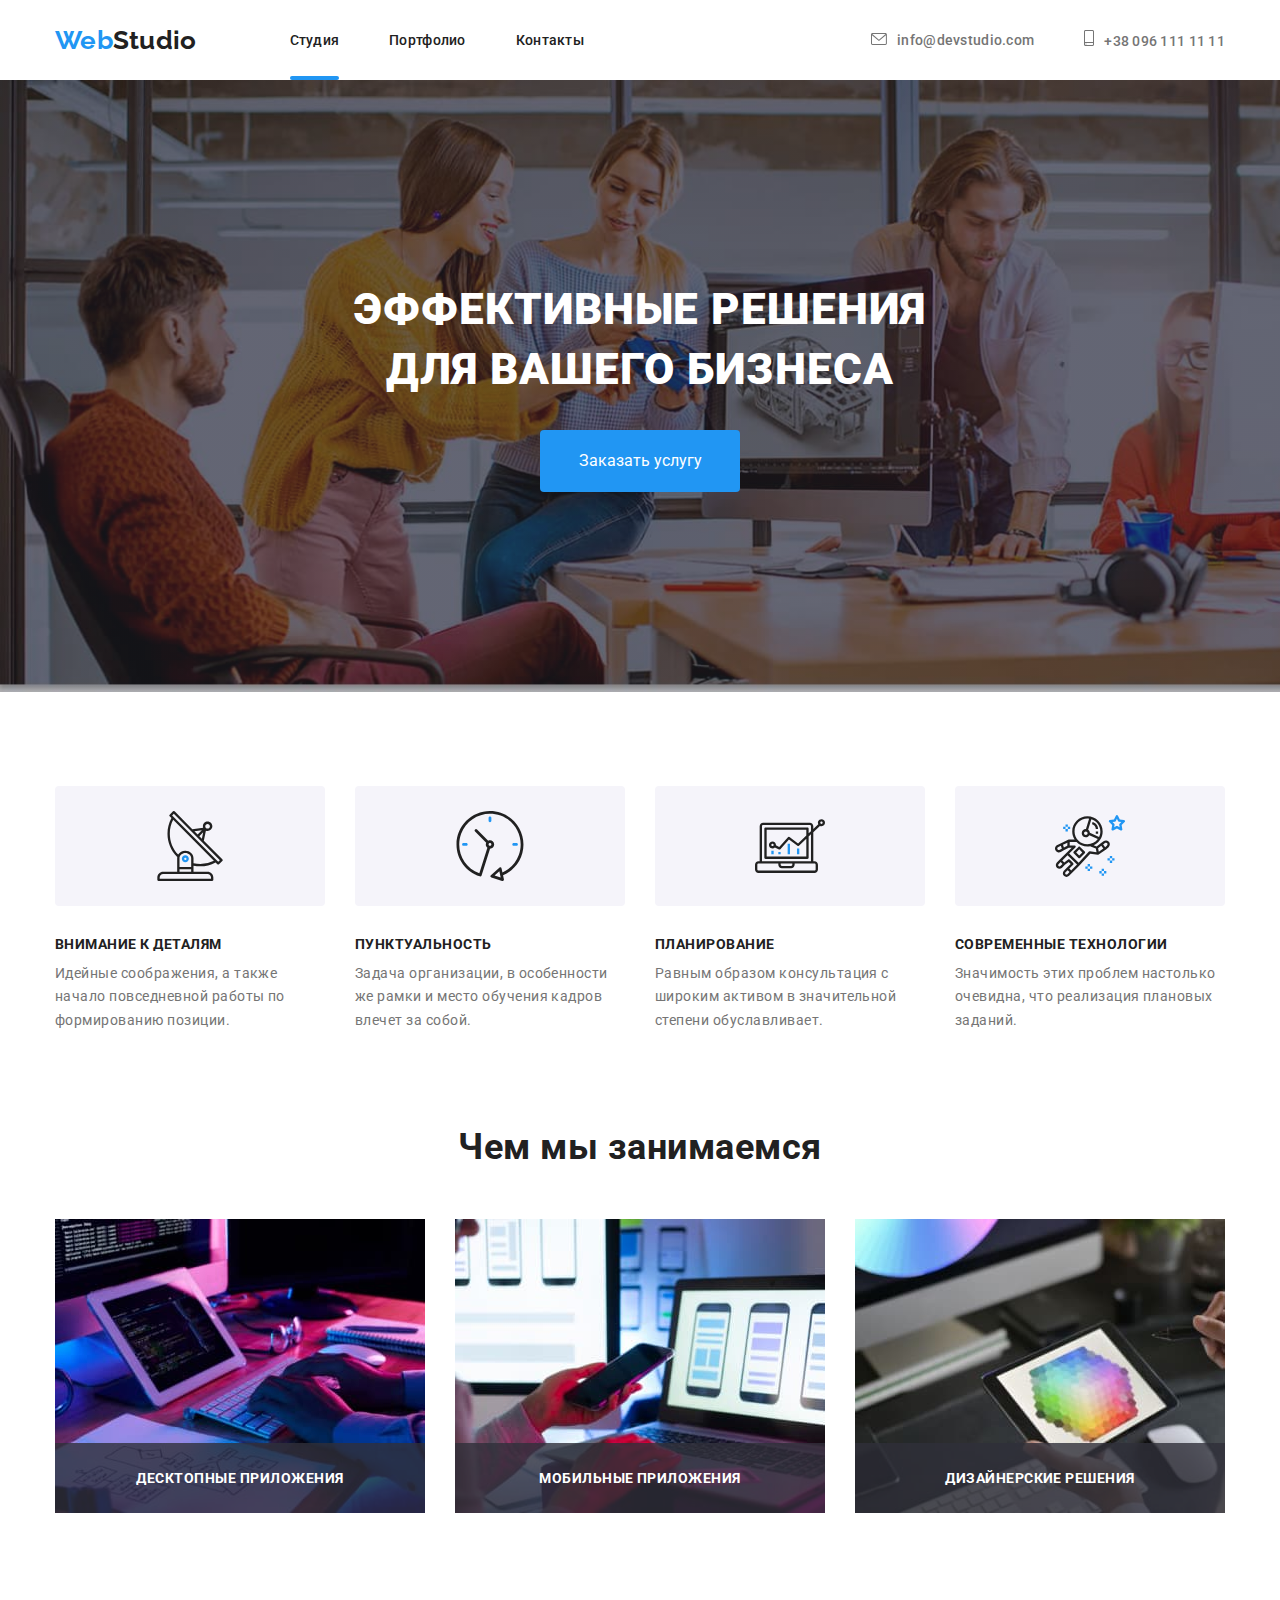
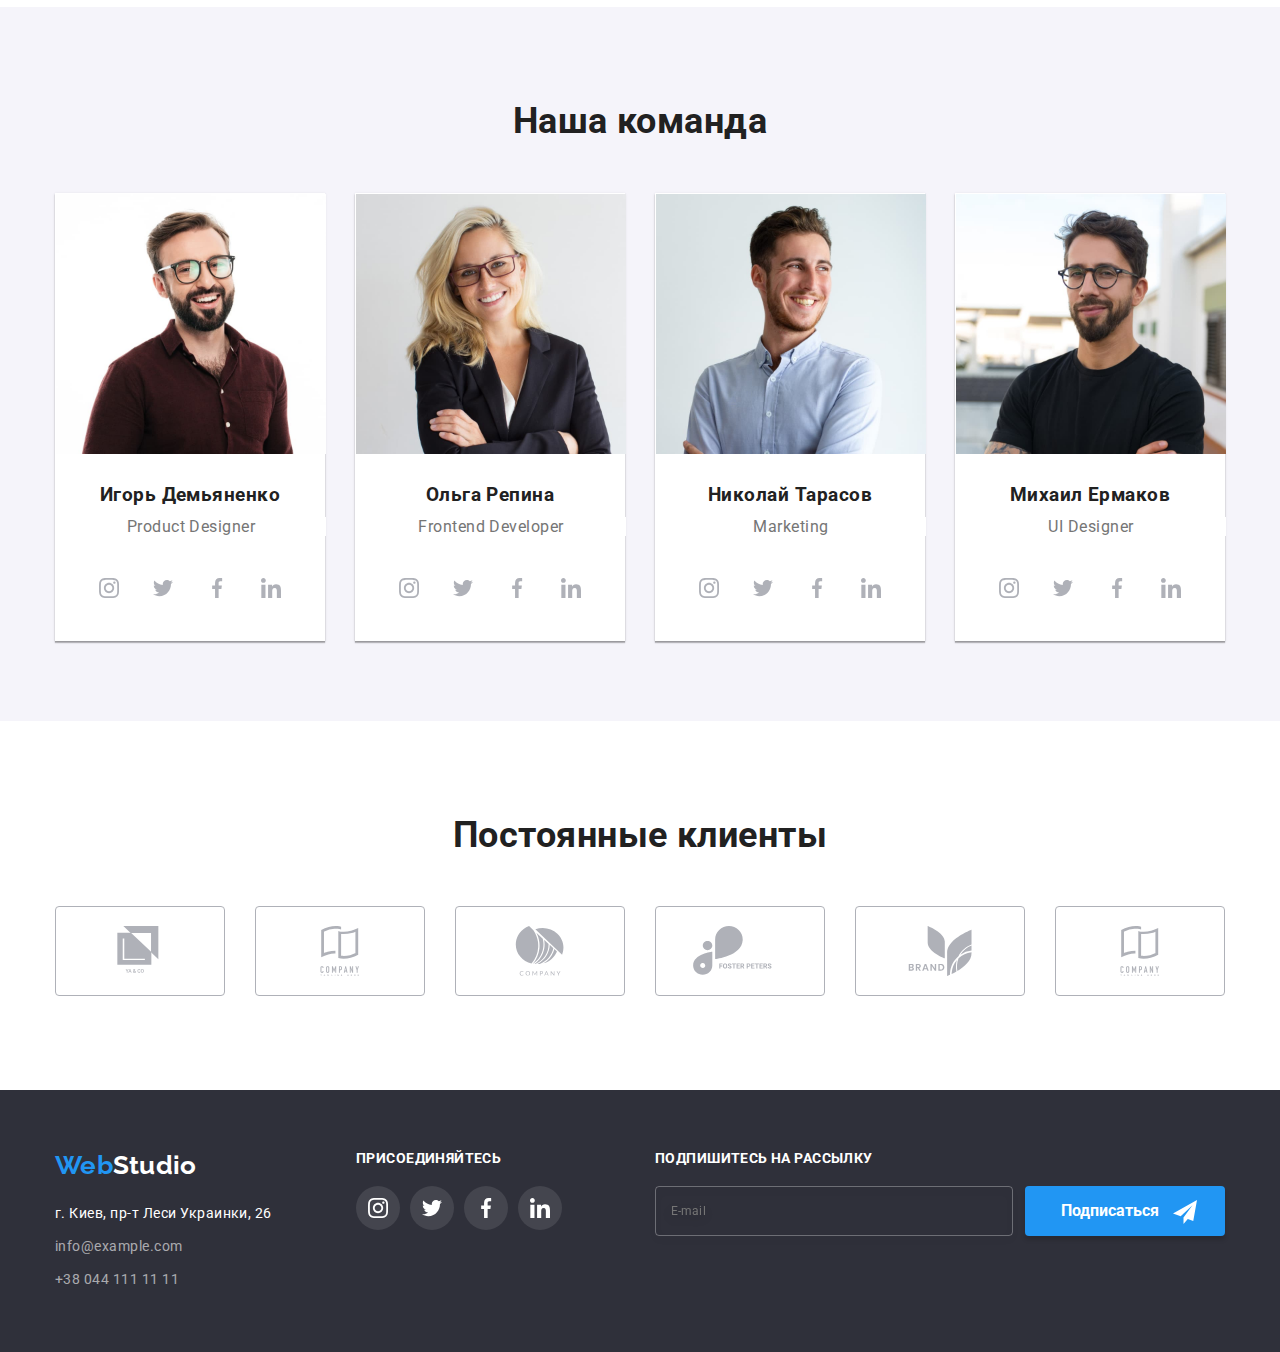
<file: index.html>
<!DOCTYPE html>
<html lang="ru">

<head>
  <meta charset="UTF-8" />
  <meta name="viewport" content="width=device-width, initial-scale=1.0" />
  <title>Главная</title>

  <link href="https://fonts.googleapis.com/css2?family=Roboto:wght@400;500;700;900&display=swap" rel="stylesheet">
  <link href="https://fonts.googleapis.com/css2?family=Raleway:wght@700&display=swap" rel="stylesheet">

  <link rel="stylesheet"
    href="https://cdnjs.cloudflare.com/ajax/libs/modern-normalize/1.0.0/modern-normalize.min.css" />
  <link rel="stylesheet" href="./css/styles.min.css">
</head>

<body>
  <header class="header">
    <div class="container main-nav">
      <nav>
        <ul class="site-nav list">
          <li><a href="./index.html" class="link item"><span class="logo">Web</span><span
                class="logo black-logo">Studio</span></a></li>
          <li class="item"><a href="#Studio" class="link head-link head-link current">Студия</a></li>
          <li class="item"><a href="./Studio.html" class="link head-link">Портфолио</a></li>
          <li class="item"><a href="#Team" class="link head-link">Контакты</a></li>
        </ul>
      </nav>
      <ul class="contacts-nav list">
        <li class="item">
          <a href="mailto:info@devstudio.com" class="link address-link">
            <svg class="svg-envelope">
              <use href="./images/icons/sprite.svg#envelope ">
              </use>
            </svg>info@devstudio.com</a>
        </li>
        <li class="item">
          <a href="tel:+380961111111" class="link address-link">
            <svg class="svg-telephone">
              <use href="./images/icons/sprite.svg#smartphone ">
              </use>
            </svg>+38 096 111 11 11</a>
        </li>
      </ul>
    </div>
  </header>
  <main>

    <!--Герой-->
    <section class="hero hero-bg">
      <h1 class="hero-title">Эффективные решения <br> для вашего бизнеса </h1>
      <button class="btn" data-modal-open>Заказать услугу</button>
    </section>

    <!-- Преимущества -->
    <section id="Studio" class="section ">
      <div class="container ">
        <h2 hidden>Студия</h2>
        <ul class="feature-list list">
          <li class="item">
            <div class="feature-box">
              <svg class="feature-svg">
                <use href="./images/icons/sprite.svg#antenna ">
                </use>
              </svg>
            </div>
            <h3 class="title">Внимание к деталям</h3>
            <p class="description">
              Идейные соображения, а также начало повседневной работы по
              формированию позиции.
            </p>
          </li>
          <li class="item">
            <div class="feature-box">
              <svg class="feature-svg">
                <use href="./images/icons/sprite.svg#clock ">
                </use>
              </svg>
            </div>
            <h3 class="title">Пунктуальность</h3>
            <p class="description">
              Задача организации, в особенности же рамки и место обучения кадров
              влечет за собой.
            </p>
          </li>
          <li class="item">
            <div class="feature-box">
              <svg class="feature-svg">
                <use href="./images/icons/sprite.svg#diagram ">
                </use>
              </svg>
            </div>
            <h3 class="title">Планирование</h3>
            <p class="description">
              Равным образом консультация с широким активом в значительной
              степени обуславливает.
            </p>
          </li>
          <li class="item">
            <div class="feature-box">
              <svg class="feature-svg">
                <use href="./images/icons/sprite.svg#astronaut ">
                </use>
              </svg>
            </div>
            <h3 class="title">Современные технологии</h3>
            <p class="description">
              Значимость этих проблем настолько очевидна, что реализация
              плановых заданий.
            </p>
          </li>
        </ul>
      </div>
    </section>

    <!--Секция о нас-->
    <section id="Portfolio" class="section bottom-padding">
      <div class="container">
        <h2 class="section-title">Чем мы занимаемся</h2>
        <ul class="portfolio list">
          <li class="item">
            <div class="thumb">
              <img src="./images/services/img-1.jpg" width="370" height="294" alt="Разметка" />
              <p class="label">Десктопные приложения</p>
            </div>
          </li>
          <li class="item">
            <div class="thumb">
              <img src="./images/services/img-2.jpg" width="370" height="294" alt="Дизайн" />
              <p class="label">Мобильные приложения</p>
            </div>
          </li>
          <li class="item">
            <div class="thumb">
              <img src="./images/services/img-3.jpg" width="370" height="294" alt="Подбор цвета" />
              <p class="label">Дизайнерские решения</p>
            </div>
          </li>
        </ul>
      </div>
    </section>

    <!--Секция наша команда-->
    <section id="Team" class="background-team team">
      <div class="container">
        <h2 class="section-title">Наша команда</h2>
        <ul class="team-padding list">
          <li class="team-item">
            <img src="./images/team/img-1.jpg" width="270" height="260" alt="" />
            <h3 class="team-name">Игорь Демьяненко</h3>
            <p class="description">Product Designer</p>
            <ul class="list social-icons">
              <li class="social-icons-item">
                <a class="social-icons-link" href="" target="_blank" rel="noopener noreferer" aria-label="Instagram">
                  <svg class="social-icons-svg">
                    <use href="./images/icons/sprite.svg#instagram"></use>
                  </svg></a>
              </li>
              <li class="social-icons-item">
                <a class="social-icons-link" href="" target="_blank" rel="noopener noreferer" aria-label="Twitter">
                  <svg class="social-icons-svg">
                    <use href="./images/icons/sprite.svg#twitter"></use>
                  </svg></a>
              </li>
              <li class="social-icons-item">
                <a class="social-icons-link" href="" target="_blank" rel="noopener noreferer" aria-label="facebook">
                  <svg class="social-icons-svg">
                    <use href="./images/icons/sprite.svg#facebook"></use>
                  </svg></a>
              </li>
              <li class="social-icons-item">
                <a class="social-icons-link" href="" target="_blank" rel="noopener noreferer" aria-label="Linkedin">
                  <svg class="social-icons-svg">
                    <use href="./images/icons/sprite.svg#linkedin"></use>
                  </svg></a>
              </li>
            </ul>
          </li>
          <li class="team-item">
            <img src="./images/team/img-2.jpg" width="270" height="260" alt="" />
            <h3 class="team-name">Ольга Репина</h3>
            <p class="description">Frontend Developer</p>
            <ul class="list social-icons">
              <li class="social-icons-item">
                <a class="social-icons-link" href="" target="_blank" rel="noopener noreferer" aria-label="Instagram">
                  <svg class="social-icons-svg">
                    <use href="./images/icons/sprite.svg#instagram"></use>
                  </svg></a>
              </li>
              <li class="social-icons-item">
                <a class="social-icons-link" href="" target="_blank" rel="noopener noreferer" aria-label="Twitter">
                  <svg class="social-icons-svg">
                    <use href="./images/icons/sprite.svg#twitter"></use>
                  </svg></a>
              </li>
              <li class="social-icons-item">
                <a class="social-icons-link" href="" target="_blank" rel="noopener noreferer" aria-label="facebook">
                  <svg class="social-icons-svg">
                    <use href="./images/icons/sprite.svg#facebook"></use>
                  </svg></a>
              </li>
              <li class="social-icons-item">
                <a class="social-icons-link" href="" target="_blank" rel="noopener noreferer" aria-label="Linkedin">
                  <svg class="social-icons-svg">
                    <use href="./images/icons/sprite.svg#linkedin"></use>
                  </svg></a>
              </li>
            </ul>
          </li>
          <li class="team-item">
            <img src="./images/team/img-3.jpg" width="270" height="260" alt="" />
            <h3 class="team-name">Николай Тарасов</h3>
            <p class="description">Marketing</p>
            <ul class="list social-icons">
              <li class="social-icons-item">
                <a class="social-icons-link" href="" target="_blank" rel="noopener noreferer" aria-label="Instagram">
                  <svg class="social-icons-svg">
                    <use href="./images/icons/sprite.svg#instagram"></use>
                  </svg></a>
              </li>
              <li class="social-icons-item">
                <a class="social-icons-link" href="" target="_blank" rel="noopener noreferer" aria-label="Twitter">
                  <svg class="social-icons-svg">
                    <use href="./images/icons/sprite.svg#twitter"></use>
                  </svg></a>
              </li>
              <li class="social-icons-item">
                <a class="social-icons-link" href="" target="_blank" rel="noopener noreferer" aria-label="facebook">
                  <svg class="social-icons-svg">
                    <use href="./images/icons/sprite.svg#facebook"></use>
                  </svg></a>
              </li>
              <li class="social-icons-item">
                <a class="social-icons-link" href="" target="_blank" rel="noopener noreferer" aria-label="Linkedin">
                  <svg class="social-icons-svg">
                    <use href="./images/icons/sprite.svg#linkedin"></use>
                  </svg></a>
              </li>
            </ul>
          </li>
          <li class="team-item">
            <img src="./images/team/img-4.jpg" width="270" height="260" alt="" />
            <h3 class="team-name">Михаил Ермаков</h3>
            <p class="description">UI Designer</p>
            <ul class="list social-icons">
              <li class="social-icons-item">
                <a class="social-icons-link" href="" target="_blank" rel="noopener noreferer" aria-label="Instagram">
                  <svg class="social-icons-svg">
                    <use href="./images/icons/sprite.svg#instagram"></use>
                  </svg></a>
              </li>
              <li class="social-icons-item">
                <a class="social-icons-link" href="" target="_blank" rel="noopener noreferer" aria-label="Twitter">
                  <svg class="social-icons-svg">
                    <use href="./images/icons/sprite.svg#twitter"></use>
                  </svg></a>
              </li>
              <li class="social-icons-item">
                <a class="social-icons-link" href="" target="_blank" rel="noopener noreferer" aria-label="facebook">
                  <svg class="social-icons-svg">
                    <use href="./images/icons/sprite.svg#facebook"></use>
                  </svg></a>
              </li>
              <li class="social-icons-item">
                <a class="social-icons-link" href="" target="_blank" rel="noopener noreferer" aria-label="Linkedin">
                  <svg class="social-icons-svg">
                    <use href="./images/icons/sprite.svg#linkedin"></use>
                  </svg></a>
              </li>
            </ul>
          </li>
        </ul>
      </div>
    </section>

    <!-- Постоянные клиенты -->
    <section class="section">
      <div class="container">
        <h2 class="section-title">Постоянные клиенты</h2>
        <ul class="list clients">
          <li class="item">
            <div class="clients-box"><svg class="clients-svg">
                <use href="./images/icons/sprite.svg#yanco"> </use>
              </svg>
            </div>
          </li>
          <li class="item">
            <div class="clients-box"><svg class="clients-svg">
                <use href="./images/icons/sprite.svg#tagline"> </use>
              </svg></div>
          </li>
          <li class="item">
            <div class="clients-box"><svg class="clients-svg">
                <use href="./images/icons/sprite.svg#company"> </use>
              </svg></div>
          </li>
          <li class="item">
            <div class="clients-box"><svg class="clients-svg">
                <use href="./images/icons/sprite.svg#foster"> </use>
              </svg></div>
          </li>
          <li class="item">
            <div class="clients-box"><svg class="clients-svg">
                <use href="./images/icons/sprite.svg#brand"> </use>
              </svg>
            </div>
          </li>
          <li class="item">
            <div class="clients-box"><svg class="clients-svg">
                <use href="./images/icons/sprite.svg#tagline"> </use>
              </svg>
            </div>
          </li>
        </ul>
      </div>
    </section>
  </main>
  <!--Секция подвал-->
  <footer class="footer padding-footer">
    <div class="container flex-footer">
      <div class="addresses">
        <a href="./index.html" class="link item"> <span class="logo">Web</span><span
            class="logo white-logo">Studio</span></a>
        <address>
          <ul class="footer-address list">
            <li class="item">
              <a href="https://goo.gl/maps/mCpDXbgMNV3ADm6YA" class="footer footer-address" target="blank"
                rel="noopener noreferer">
                г. Киев, пр-т Леси Украинки, 26</a>
            </li>
            <li class="item"><a href="mailto:info@example.com" class="footer footer-contacts">info@example.com</a></li>
            <li class="item"><a href="tel:+380441111111" class="footer footer-contacts  ">+38 044 111 11
                11</a></li>
          </ul>
        </address>
      </div>
      <div class="join-us">
        <h3 class="join-section">Присоединяйтесь</h3>
        <ul class="list social-icons">
          <li class="social-icons-item">
            <a class="social-icons-link-footer" href="" target="_blank" rel="noopener noreferer" aria-label="Instagram">
              <svg class="social-icons-svg-footer">
                <use href="./images/icons/sprite.svg#instagram"></use>
              </svg></a>
          </li>
          <li class="social-icons-item">
            <a class="social-icons-link-footer" href="" target="_blank" rel="noopener noreferer" aria-label="Twitter">
              <svg class="social-icons-svg-footer">
                <use href="./images/icons/sprite.svg#twitter"></use>
              </svg></a>
          </li>
          <li class="social-icons-item">
            <a class="social-icons-link-footer" href="" target="_blank" rel="noopener noreferer" aria-label="facebook">
              <svg class="social-icons-svg-footer">
                <use href="./images/icons/sprite.svg#facebook"></use>
              </svg></a>
          </li>
          <li class="social-icons-item">
            <a class="social-icons-link-footer" href="" target="_blank" rel="noopener noreferer" aria-label="Linkedin">
              <svg class="social-icons-svg-footer">
                <use href="./images/icons/sprite.svg#linkedin"></use>
              </svg>
            </a>
          </li>
        </ul>
      </div>

      <div class="subscription">
        <h3 class="join-section">Подпишитесь на рассылку</h3>
        <form class="subscription-form">
          <input class="mail-subscription" type="mail" placeholder="E-mail">

          <div class="sub-btn-svg">
            <button class="btn-subscription"> <span class="btn-sub-span">Подписаться</span>
            </button>
            <img class="svg-btn" src="./images/modal/subscribe.svg" width="24px" height="24px" alt="">
          </div>
        </form>
      </div>
    </div>

  </footer>

  <!-- Модальное окно -->
  <div class="backdrop is-hidden" data-modal>
    <div class="modal">
      <form class="request-form">
        <h3 class="modal-info">Оставьте свои данные, мы вам перезвоним</h3>

        <label for="name" class="label-name">Имя</label>
        <div class="form-svg">
          <input class="input-form" name="name" type="text" autocomplete="off">
          <svg class="svg-icon">
            <use href="./images/modal/sprite-modal.svg#name"></use>
          </svg>
        </div>

        <label for="tel" class="label-name" autocomplete="off">Телефон</label>
        <div class="form-svg">
          <input class="input-form" name="tel" type="tel">
          <svg class="svg-icon">
            <use href="./images/modal/sprite-modal.svg#tel"></use>
          </svg>
        </div>


        <label for="mail" class="label-name" autocomplete="off">Почта</label>
        <div class="form-svg">
          <input class="input-form" name="mail" type="email">
          <svg class="svg-icon">
            <use href="./images/modal/sprite-modal.svg#mail"></use>
          </svg>
        </div>

        <label for="comment" class="label-name" autocomplete="off">Комментарий</label>
        <div><textarea name="comment" class="form_comment" placeholder="Введите текст"></textarea>
        </div>

        <label class="acceptation-form">
          <input class="checkbox" type="checkbox" name="accept" />
          <span class="icon"></span>
          <span class="label-accept">Соглашаюсь с рассылкой и принимаю
            <a href="" class="accept-span">Условия договора</a>
          </span>
        </label>

        <div class="btn-div">
          <button class=" btn-modal" type="submit">Отправить</button>
        </div>
      </form>

      <button class="close-modal" data-modal-close>
        <img class="svg-modal" src="./images/icons/close-button.svg" alt=""></button>
    </div>
  </div>
  <script src="./js/modal.js">
  </script>
</body>

</html>
</file>
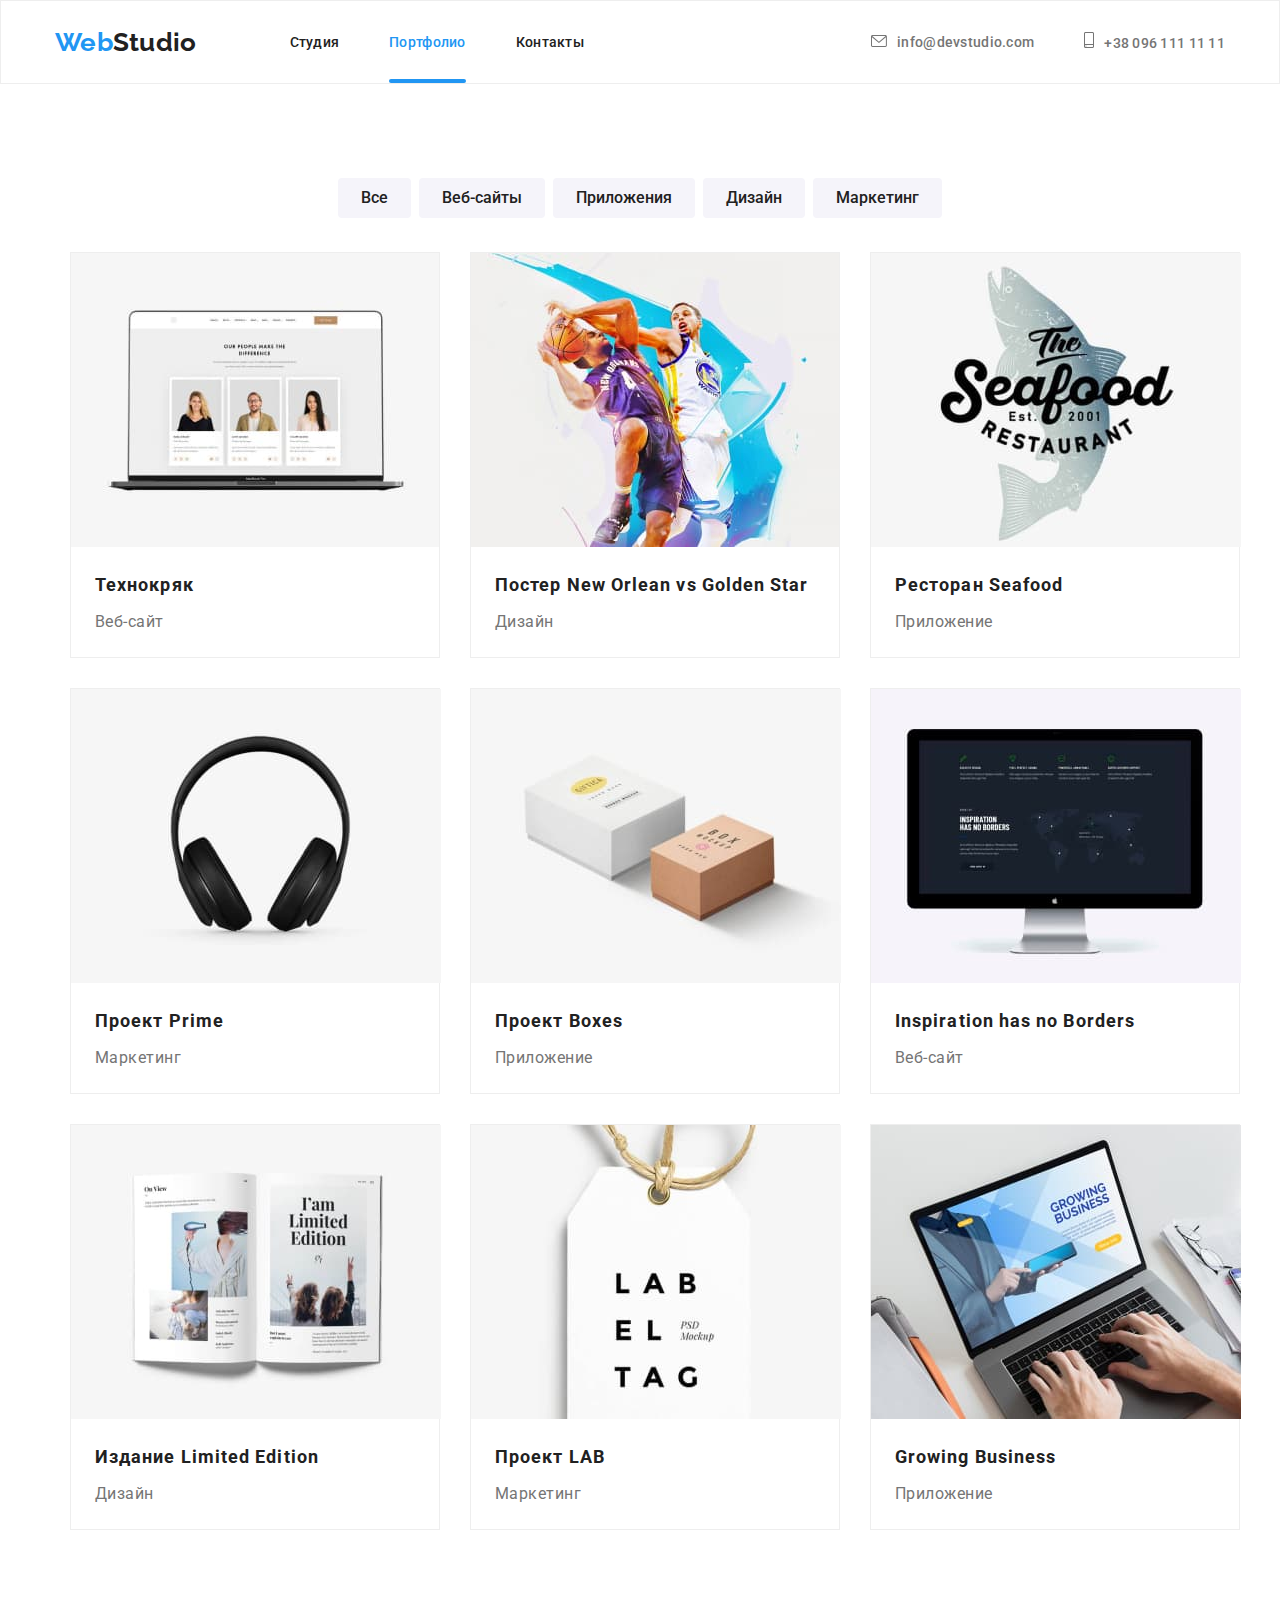
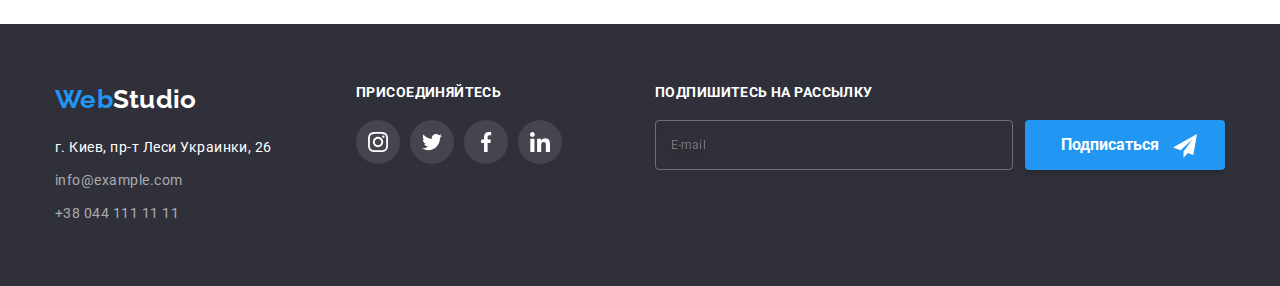
<file: Studio.html>
<!DOCTYPE html>
<html lang="en">

<head>
    <meta charset="UTF-8">
    <meta name="viewport" content="width=device-width, initial-scale=1.0">
    <title>Studio</title>
    <link href="https://fonts.googleapis.com/css2?family=Roboto:wght@400;500;700;900&display=swap" rel="stylesheet">
    <link href="https://fonts.googleapis.com/css2?family=Raleway:wght@700&display=swap" rel="stylesheet">
    <link rel="stylesheet"
        href="https://cdnjs.cloudflare.com/ajax/libs/modern-normalize/1.0.0/modern-normalize.min.css" />
    <link rel="stylesheet" href="./css/styles-studio.min.css">
</head>

<body>
    <header class="header-studio">
        <div class="container main-nav">
            <nav>
                <ul class="site-nav list">
                    <li><a href="./index.html" class="link item"><span class="logo">Web</span><span
                                class="logo black-logo">Studio</span></a>
                    </li>
                    <li class="item"><a href="./index.html" class="link link-primary">Студия</a></li>
                    <li class="item"><a href="" class="link link-secondary">Портфолио</a></li>
                    <li class="item"><a href="" class="link link-primary">Контакты</a></li>
                </ul>
            </nav>
            <ul class="contacts-nav list">
                <li class="item">
                    <a href="mailto:info@devstudio.com" class="link address-link">
                        <svg class="link svg-envelope">
                            <use href="./images/icons/sprite.svg#envelope ">
                            </use>
                        </svg>info@devstudio.com</a>
                </li>
                <li class="item">
                    <a href="tel:+380961111111" class="link address-link">
                        <svg class="svg-telephone">
                            <use href="./images/icons/sprite.svg#smartphone ">
                            </use>
                        </svg>+38 096 111 11 11</a>
                </li>
            </ul>
        </div>
    </header>

    <section class="services">
        <h1 class="visually-hidden">Портфолио</h1>
        <div class="container">
            <ul class="list options">
                <li class="item"><a href=""></a><button class="options-button">Все</button></li>
                <li class="item"><a href=""></a><button class="options-button">Веб-cайты</button></li>
                <li class="item"><a href=""></a><button class="options-button">Приложения</button></li>
                <li class="item"><a href=""></a><button class="options-button">Дизайн</button></li>
                <li class="item"><a href=""></a><button class="options-button">Маркетинг</button></li>
            </ul>
            <h2 class="visually-hidden">Примеры работ</h2>
            <div class="container">
                <ul class="flex-container list">

                    <li class="flex-element">
                        <div class="product-thumb">
                            <img src="./images-studio/tehnokryak.jpg" alt="Технокряк" width="370">
                            <div class="product-overlay">
                                <p class="product-info">Технокряк это современная площадка распространения
                                    коронавируса. Компании используют
                                    эту платформу для цифрового шпионажа и атак на на защищенные сервера
                                    конкурентов.
                                </p>
                            </div>
                        </div>
                        <div class="description">
                            <h3 class="item-title">Технокряк</h3>
                            <p class="item-description">Веб-сайт</p>

                        </div>
                    </li>
                    <li class="flex-element">
                        <div class="product-thumb">
                            <img src="./images-studio/poster-new-orlean.jpg" alt="Постер New Orlean vs Golden Star"
                                width="370">
                            <div class="product-overlay">
                                <p class="product-info">Технокряк это современная площадка распространения
                                    коронавируса. Компании используют
                                    эту платформу для цифрового шпионажа и атак на на защищенные сервера
                                    конкурентов.
                                </p>
                            </div>
                        </div>
                        <div class="description">
                            <h3 class="item-title">Постер New Orlean vs Golden Star</h3>
                            <p class="item-description">Дизайн</p>
                        </div>
                    </li>
                    <li class="flex-element">
                        <img src="./images-studio/restaurant-sea-food.jpg" alt="Ресторан Seafood" width="370">
                        <div class="description">
                            <h3 class="item-title">Ресторан Seafood</h3>
                            <p class="item-description">Приложение</p>
                        </div>
                    </li>
                    <li class="flex-element">
                        <img src="./images-studio/project-prime.jpg" alt="Проект Prime" width="370">
                        <div class="description">
                            <h3 class="item-title">Проект Prime</h3>
                            <p class="item-description">Маркетинг</p>
                        </div>
                    </li>
                    <li class="flex-element">
                        <img src="./images-studio/project-boxes.jpg" alt="Проект Boxes" width="370">
                        <div class="description">
                            <h3 class="item-title">Проект Boxes</h3>
                            <p class="item-description">Приложение</p>
                        </div>
                    </li>
                    <li class="flex-element">
                        <img src="./images-studio/inspiration-has-no-borders.jpg" alt="Inspiration has no Borders"
                            width="370">
                        <div class="description">
                            <h3 class="item-title">Inspiration has no Borders</h3>
                            <p class="item-description">Веб-сайт</p>
                        </div>
                    </li>
                    <li class="flex-element">
                        <img src="./images-studio/limited-edition.jpg" alt="Издание Limited Edition" width="370">
                        <div class="description">
                            <h3 class="item-title">Издание Limited Edition</h3>
                            <p class="item-description">Дизайн</p>
                        </div>
                    </li>
                    <li class="flex-element">
                        <img src="./images-studio/project-lab.jpg" alt="Проект LAB" width="370">
                        <div class="description">
                            <h3 class="item-title">Проект LAB</h3>
                            <p class="item-description">Маркетинг</p>
                        </div>
                    </li>
                    <li class="flex-element">
                        <img src="./images-studio/growing-business.jpg" alt="Growing Business" width="370">
                        <div class="description">
                            <h3 class="item-title">Growing Business</h3>
                            <p class="item-description">Приложение</p>
                        </div>
                    </li>
                </ul>
            </div>
        </div>
    </section>

    <!--Секция подвал-->
    <footer class="div-footer footer">
        <div class="container flex-footer">
            <div class="addresses">
                <a href="./index.html" class="link"> <span class="logo">Web</span><span
                        class="logo white-logo">Studio</span></a>
                <address>
                    <ul class="footer-address list">
                        <li class="item">
                            <a href="https://goo.gl/maps/mCpDXbgMNV3ADm6YA" class="footer footer-address" target="blank"
                                rel="noopener noreferer">
                                г. Киев, пр-т Леси Украинки, 26</a>
                        </li>
                        <li class="item"><a href="mailto:info@example.com"
                                class="footer footer-contacts">info@example.com</a>
                        </li>
                        <li class="item"><a href="tel:+380441111111" class="footer footer-contacts  ">+38 044 111 11
                                11</a></li>
                    </ul>
                </address>
            </div>

            <div class="join-us">
                <h3 class="join-section">Присоединяйтесь</h3>
                <ul class="list social-icons">
                    <li class="social-icons-item">
                        <a class="social-icons-link-footer" href="" target="_blank" rel="noopener noreferer"
                            aria-label="Instagram">
                            <svg class="social-icons-svg-footer">
                                <use href="./images/icons/sprite.svg#instagram"></use>
                            </svg></a>
                    </li>
                    <li class="social-icons-item">
                        <a class="social-icons-link-footer" href="" target="_blank" rel="noopener noreferer"
                            aria-label="Twitter">
                            <svg class="social-icons-svg-footer">
                                <use href="./images/icons/sprite.svg#twitter"></use>
                            </svg></a>
                    </li>
                    <li class="social-icons-item">
                        <a class="social-icons-link-footer" href="" target="_blank" rel="noopener noreferer"
                            aria-label="facebook">
                            <svg class="social-icons-svg-footer">
                                <use href="./images/icons/sprite.svg#facebook"></use>
                            </svg></a>
                    </li>
                    <li class="social-icons-item">
                        <a class="social-icons-link-footer" href="" target="_blank" rel="noopener noreferer"
                            aria-label="Linkedin">
                            <svg class="social-icons-svg-footer">
                                <use href="./images/icons/sprite.svg#linkedin"></use>
                            </svg></a>
                    </li>
                </ul>
            </div>
            <div class="subscription">
                <h3 class="join-section">Подпишитесь на рассылку</h3>
                <form class="subscription-form">
                    <input class="mail-subscription" type="mail" placeholder="E-mail">

                    <div class="sub-btn-svg">
                        <button class="btn-subscription"> <span class="btn-sub-span">Подписаться</span>
                        </button>
                        <img class="svg-btn" src="./images/modal/subscribe.svg" width="24px" height="24px" alt="">
                    </div>
                </form>
            </div>
        </div>
    </footer>
</body>

</html>
</file>
<file: css/styles.min.css>
html{-webkit-box-sizing:border-box;box-sizing:border-box}*,*::before,*::after{-webkit-box-sizing:inherit;box-sizing:inherit}h1,h2,h3,h4,h5,h6,ul,p,li,a{margin:0;padding:0}body{font-family:Roboto;font-style:normal;font-weight:normal;letter-spacing:0.03em;color:#212121}img{display:block}.list{list-style:none;padding:0;margin:0}.container{margin-left:auto;margin-right:auto;width:1200px;padding-left:15px;padding-right:15px}.link{font-weight:500;font-size:14px;line-height:1.142;letter-spacing:0.02em;text-decoration:none;-webkit-transition:fill 250ms cubic-bezier(0.4, 0, 0.2, 1);transition:fill 250ms cubic-bezier(0.4, 0, 0.2, 1)}.section{padding-top:94px}.section-title{font-weight:700;font-size:36px;line-height:1.166;text-align:center;color:#212121;margin-bottom:50px}.title{font-weight:700;font-size:14px;line-height:1.143;text-transform:uppercase;color:#212121;padding-bottom:10px}.bottom-padding{padding-bottom:94px}.addresses{width:231px}.visually-hidden{position:absolute !important;clip:rect(1px 1px 1px 1px);clip:rect(1px, 1px, 1px, 1px);padding:0 !important;border:0 !important;height:1px !important;width:1px !important;overflow:hidden}.logo{font-family:Raleway;color:#2196f3;font-weight:700;font-size:26px;line-height:1.192}.black-logo{color:#212121}.white-logo{color:#fff}.link{font-weight:500;font-size:14px;line-height:1.142;letter-spacing:0.02em;text-decoration:none;-webkit-transition:fill 250ms cubic-bezier(0.4, 0, 0.2, 1);transition:fill 250ms cubic-bezier(0.4, 0, 0.2, 1)}.link:hover,.link:focus{color:#2196f3;fill:#2196f3}.address-link{color:#757575;fill:#757575;-webkit-box-align:center;-ms-flex-align:center;align-items:center;-webkit-box-pack:center;-ms-flex-pack:center;justify-content:center;-webkit-transition:color 250ms cubic-bezier(0.4, 0, 0.2, 1);transition:color 250ms cubic-bezier(0.4, 0, 0.2, 1)}.address-link:hover .svg-envelope,.address-link:focus .svg-envelope,.address-link:hover .svg-telephone,.address-link:focus .svg-telephone{color:#2196f3;fill:#2196f3}.head-link{display:block;color:#212121;-webkit-transition:color 250ms cubic-bezier(0.4, 0, 0.2, 1);transition:color 250ms cubic-bezier(0.4, 0, 0.2, 1)}.current::before{content:"";display:block;bottom:0;margin:0;position:absolute;width:100%;height:4px;background-color:#2196f3;border-radius:2px}.link-primary{color:#212121}.link-secondary{color:#2196f3}.link-secondary::before{content:"";display:block;bottom:0;margin:0;position:absolute;width:100%;height:4px;background-color:#2196f3;border-radius:2px}.svg-envelope{-webkit-box-align:center;-ms-flex-align:center;align-items:center;-webkit-box-pack:center;-ms-flex-pack:center;justify-content:center;width:16px;height:12px;margin-right:10px;-webkit-transition:fill 250ms cubic-bezier(0.4, 0, 0.2, 1);transition:fill 250ms cubic-bezier(0.4, 0, 0.2, 1)}.svg-telephone{-webkit-box-align:center;-ms-flex-align:center;align-items:center;-webkit-box-pack:center;-ms-flex-pack:center;justify-content:center;width:10px;height:16px;margin-right:10px;-webkit-transition:fill 250ms cubic-bezier(0.4, 0, 0.2, 1);transition:fill 250ms cubic-bezier(0.4, 0, 0.2, 1)}.svg-icon{position:absolute;top:50%;left:10px;fill:#212121;-webkit-transform:translateY(-50%);transform:translateY(-50%);-webkit-transition:fill 250ms cubic-bezier(0.4, 0, 0.2, 1);transition:fill 250ms cubic-bezier(0.4, 0, 0.2, 1)}.svg-icon:nth-child(1){width:12px;height:12px}.svg-icon:nth-child(2){width:13px;height:13px}.svg-icon:nth-child(3){width:15px;height:12px}.svg-modal{width:18px;height:18px}.btn{background-color:#2196f3;display:inline-block;border-radius:4px;padding:15px 32px;min-width:200px;border:1px solid transparent;color:#fff;font-weight:700;font-size:16px;font:inherit;line-height:1.87}.btn-div{display:-webkit-box;display:-ms-flexbox;display:flex;-webkit-box-pack:center;-ms-flex-pack:center;justify-content:center}.btn-modal{margin-top:30px;-webkit-box-pack:center;-ms-flex-pack:center;justify-content:center;display:inline-block;border-radius:4px;padding:10px 55px;width:200px;border:1px solid transparent;color:#fff;background-color:#2196f3;-webkit-box-shadow:0px 4px 4px rgba(0,0,0,0.15);box-shadow:0px 4px 4px rgba(0,0,0,0.15);font-weight:700;font-size:16px;font:inherit;line-height:1.87}.social-icons{display:-webkit-box;display:-ms-flexbox;display:flex;-webkit-box-pack:center;-ms-flex-pack:center;justify-content:center;padding-bottom:30px;padding-left:32px;padding-right:32px}.social-icons-item:not(:last-child){margin-right:10px}.social-icons-link{display:-webkit-box;display:-ms-flexbox;display:flex;-webkit-box-pack:center;-ms-flex-pack:center;justify-content:center;-webkit-box-align:center;-ms-flex-align:center;align-items:center;width:44px;height:44px;background-color:#fff;border-radius:50%;-webkit-transition:background-color 250ms cubic-bezier(0.4, 0, 0.2, 1);transition:background-color 250ms cubic-bezier(0.4, 0, 0.2, 1)}.social-icons-svg{width:20px;height:20px;fill:#afb1b8;-webkit-transition:fill 250ms cubic-bezier(0.4, 0, 0.2, 1);transition:fill 250ms cubic-bezier(0.4, 0, 0.2, 1)}.social-icons-link:hover .social-icons-svg,.social-icons-link:hover,.social-icons-link:focus .social-icons-svg,.social-icons-link:focus{background-color:#2196f3;fill:#fff}.social-icons-link-footer{display:-webkit-box;display:-ms-flexbox;display:flex;-webkit-box-pack:center;-ms-flex-pack:center;justify-content:center;-webkit-box-align:center;-ms-flex-align:center;align-items:center;width:44px;height:44px;background-color:rgba(255,255,255,0.1);border-radius:50%;-webkit-transition:background-color 250ms cubic-bezier(0.4, 0, 0.2, 1);transition:background-color 250ms cubic-bezier(0.4, 0, 0.2, 1)}.social-icons-svg-footer{width:20px;height:20px;fill:#fff}.social-icons-link-footer:hover .social-icons-svg,.social-icons-link-footer:hover,.social-icons-link-footer:focus .social-icons-svg,.social-icons-link-footer:focus{background-color:#2196f3}.backdrop{position:fixed;top:0;left:0;width:100%;height:100%;background-color:rgba(0,0,0,0.2);opacity:1;-webkit-transition:opacity 250ms cubic-bezier(0.4, 0, 0.2, 1);transition:opacity 250ms cubic-bezier(0.4, 0, 0.2, 1)}.backdrop.is-hidden{opacity:0;pointer-events:none}.backdrop.is-hidden .modal{-webkit-transform:translate(-50%, -50%) scale(1.5);transform:translate(-50%, -50%) scale(1.5)}.label-name{display:block;margin-top:12px;color:#757575;font-size:12px;line-height:1.17;letter-spacing:0.01em}.modal{position:absolute;position:relative;top:50%;left:50%;-webkit-transform:translate(-50%, -50%) scale(1);transform:translate(-50%, -50%) scale(1);height:581px;width:528px;background-color:#fff;-webkit-transition:-webkit-transform 250ms cubic-bezier(0.4, 0, 0.2, 1);transition:-webkit-transform 250ms cubic-bezier(0.4, 0, 0.2, 1);transition:transform 250ms cubic-bezier(0.4, 0, 0.2, 1);transition:transform 250ms cubic-bezier(0.4, 0, 0.2, 1), -webkit-transform 250ms cubic-bezier(0.4, 0, 0.2, 1)}.close-modal{position:absolute;top:0;right:0;display:-webkit-box;display:-ms-flexbox;display:flex;-webkit-box-align:center;-ms-flex-align:center;align-items:center;-webkit-box-pack:center;-ms-flex-pack:center;justify-content:center;margin-top:8px;margin-right:8px;width:30px;height:30px;background-color:#fff;border:1px solid rgba(0,0,0,0.1);border-radius:50%}.modal-info{font-weight:bold;font-size:20px;line-height:1.09;text-align:center;letter-spacing:0.03em;color:#212121}.form-svg{position:relative;display:-webkit-box;display:-ms-flexbox;display:flex}.input-form{position:relative;display:block;width:100%;height:41px;margin-top:4px;padding-left:41px;border:1px solid rgba(33,33,33,0.2);-webkit-transition:border 250ms cubic-bezier(0.4, 0, 0.2, 1);transition:border 250ms cubic-bezier(0.4, 0, 0.2, 1);-webkit-box-sizing:border-box;box-sizing:border-box;border-radius:4px;font-size:12px;font-weight:400;line-height:1.16;text-align:left;color:#757575;outline:none}.input-form:focus,.input-form:hover,.form_comment:hover,.form_comment:focus{border:1px solid #2196f3;cursor:pointer}.input-form:focus+.svg-icon,.input-form:hover+.svg-icon{fill:#2196f3}.request-form{padding-top:40px;padding-left:41px;padding-right:39px;padding-bottom:40px}.form_comment{display:block;width:100%;height:120px;resize:none;margin-top:4px;padding:16px 12px;border:1px solid rgba(33,33,33,0.2);-webkit-box-sizing:border-box;box-sizing:border-box;border-radius:4px;font-size:12px;font-weight:400;line-height:1.16;text-align:left;color:#757575;outline:none}.checkbox{position:absolute;padding-right:52px;border:transparent;width:1px;height:1px;margin:-1px;border:0;padding:0;clip:rect(0 0 0 0);overflow:hidden}.icon{margin-right:9px;display:inline-block;width:16px;height:15px;border:2px solid #2a2a2a;border-radius:4px;-webkit-transition:fill 250ms cubic-bezier(0.4, 0, 0.2, 1);transition:fill 250ms cubic-bezier(0.4, 0, 0.2, 1)}.checkbox:checked+.icon{border-color:#2196f3;background-color:#2196f3;padding:3px;background-image:url(../images/icons/vector.svg);background-position:center;background-size:contain}.acceptation{padding-right:51px;margin-left:9px}.label-accept{color:#757575;font-size:14px;line-height:1.7;letter-spacing:0.01em}.accept-span{color:#2196f3;text-decoration:underline}.acceptation-form{margin-top:20px;display:-webkit-box;display:-ms-flexbox;display:flex;-webkit-box-align:center;-ms-flex-align:center;align-items:center;-webkit-box-pack:center;-ms-flex-pack:center;justify-content:center}.main-nav{display:-webkit-box;display:-ms-flexbox;display:flex;-webkit-box-align:center;-ms-flex-align:center;align-items:center}.site-nav{display:-webkit-box;display:-ms-flexbox;display:flex;-webkit-box-align:center;-ms-flex-align:center;align-items:center}.site-nav .item:first-child{margin-right:93px}.site-nav .item:not(:last-child){margin-right:50px}.site-nav .item{padding-top:32px;padding-bottom:32px;position:relative}.contacts-nav{display:-webkit-box;display:-ms-flexbox;display:flex;-webkit-box-pack:center;-ms-flex-pack:center;justify-content:center;-webkit-box-align:center;-ms-flex-align:center;align-items:center;margin-left:auto}.contacts-nav .item+.item{margin-left:50px}.contacts-nav .svg-envelope{-webkit-box-align:center;-ms-flex-align:center;align-items:center;-webkit-box-pack:center;-ms-flex-pack:center;justify-content:center;width:16px;height:12px;margin-right:10px;-webkit-transition:fill 250ms cubic-bezier(0.4, 0, 0.2, 1);transition:fill 250ms cubic-bezier(0.4, 0, 0.2, 1)}.contacts-nav .svg-telephone{-webkit-box-align:center;-ms-flex-align:center;align-items:center;-webkit-box-pack:center;-ms-flex-pack:center;justify-content:center;width:10px;height:16px;margin-right:10px;-webkit-transition:fill 250ms cubic-bezier(0.4, 0, 0.2, 1);transition:fill 250ms cubic-bezier(0.4, 0, 0.2, 1)}.hero{color:#fff;background-color:#2f303a;text-align:center;letter-spacing:0.06em;text-transform:uppercase;padding-top:200px;padding-bottom:200px;-webkit-box-align:center;-ms-flex-align:center;align-items:center}.hero-bg{background-image:-webkit-gradient(linear, left top, right top, from(rgba(47,48,58,0.4)), to(rgba(47,48,58,0.4))),url(../images/hero/hero-bg.jpg);background-image:linear-gradient(to right, rgba(47,48,58,0.4), rgba(47,48,58,0.4)),url(../images/hero/hero-bg.jpg);background-repeat:no-repeat;background-size:cover}.hero-title{font-weight:900;font-size:44px;line-height:1.36;margin-bottom:30px}.header{padding-left:0;padding-right:0}.header-studio{padding-left:0;padding-right:0;border:1px solid #eee}.feature{margin-bottom:30px}.feature-list{display:-webkit-box;display:-ms-flexbox;display:flex}.feature-box{display:-webkit-box;display:-ms-flexbox;display:flex;-webkit-box-pack:center;-ms-flex-pack:center;justify-content:center;-webkit-box-align:center;-ms-flex-align:center;align-items:center;border-radius:4px;width:270px;height:120px;background-color:#f5f4fa;margin-bottom:30px}.feature-svg{width:70px;height:70px}.feature-list .item{width:270px}.feature-list .item:not(:last-child){margin-right:30px}.description{font-size:14px;line-height:1.71;color:#757575}.portfolio{display:-webkit-box;display:-ms-flexbox;display:flex}.portfolio .item{position:relative}.portfolio .item:not(:last-child){margin-right:30px}.thumb>.label{position:absolute;display:-webkit-box;display:-ms-flexbox;display:flex;width:100%;padding:0;bottom:0;-webkit-box-pack:center;-ms-flex-pack:center;justify-content:center;padding:27px 80px;background-color:rgba(47,48,58,0.8);font-family:inherit;font-style:normal;font-weight:700;font-size:14px;line-height:1.172;text-transform:uppercase;color:#fff}.team{padding-top:94px}.background-team{background-color:#f5f4fa}.team-padding{display:-webkit-box;display:-ms-flexbox;display:flex;padding-bottom:50px;-webkit-box-pack:center;-ms-flex-pack:center;justify-content:center}.team-item{width:270px;margin-bottom:30px;font-weight:500;font-size:16px;line-height:1.187;text-align:center;color:#212121;background-color:#fff;border:1px solid transparent;-webkit-box-shadow:0px 1px 3px rgba(0,0,0,0.12),0px 1px 1px rgba(0,0,0,0.14),0px 2px 1px rgba(0,0,0,0.2);box-shadow:0px 1px 3px rgba(0,0,0,0.12),0px 1px 1px rgba(0,0,0,0.14),0px 2px 1px rgba(0,0,0,0.2);-webkit-transition:-webkit-box-shadow 250ms cubic-bezier(0.4, 0, 0.2, 1);transition:-webkit-box-shadow 250ms cubic-bezier(0.4, 0, 0.2, 1);transition:box-shadow 250ms cubic-bezier(0.4, 0, 0.2, 1);transition:box-shadow 250ms cubic-bezier(0.4, 0, 0.2, 1), -webkit-box-shadow 250ms cubic-bezier(0.4, 0, 0.2, 1)}.team-item:hover{-webkit-box-shadow:0px 4px 4px rgba(0,0,0,0.25);box-shadow:0px 4px 4px rgba(0,0,0,0.25)}.team-item:not(:last-child){margin-right:30px}.team-name{margin-top:30px}.team .description{width:270px;margin-bottom:30px;font-weight:500;font-size:16px;line-height:1.187;text-align:center;color:#212121;background-color:#fff;font-weight:normal;color:#757575;margin-top:10px}.clients{display:-webkit-box;display:-ms-flexbox;display:flex;padding-bottom:94px}.clients .item:not(:last-child){margin-right:30px}.clients-box{display:-webkit-box;display:-ms-flexbox;display:flex;-webkit-box-pack:center;-ms-flex-pack:center;justify-content:center;-webkit-box-align:center;-ms-flex-align:center;align-items:center;border:1px solid #afb1b8;border-radius:4px;background-color:#fff;width:170px;height:90px;-webkit-transition:border 250ms cubic-bezier(0.4, 0, 0.2, 1);transition:border 250ms cubic-bezier(0.4, 0, 0.2, 1);cursor:pointer}.clients-svg{fill:#afb1b8;min-width:45px;height:50px;-webkit-transition:fill 250ms cubic-bezier(0.4, 0, 0.2, 1);transition:fill 250ms cubic-bezier(0.4, 0, 0.2, 1)}.clients-box:hover,.clients-box:focus{border:1px solid #2196f3}.clients-box:hover .clients-svg,.clients-box:focus.clients-svg{fill:#2196f3}.footer{background-color:#2f303a;font-size:14px;line-height:1.71;font-style:normal}.padding-footer{padding-top:60px;padding-bottom:60px}.footer-address{color:#fff;text-decoration:none}.footer-address .item:not(:last-child){margin-bottom:9px}.footer-address .item:first-child{margin-top:20px}.footer-contacts{color:rgba(255,255,255,0.6);text-decoration:none}.flex-footer{display:-webkit-box;display:-ms-flexbox;display:flex}.div-footer{padding-top:60px;padding-bottom:60px}.subscription{display:-webkit-box;display:-ms-flexbox;display:flex;-webkit-box-orient:vertical;-webkit-box-direction:normal;-ms-flex-direction:column;flex-direction:column;-webkit-box-align:left;-ms-flex-align:left;align-items:left;margin-left:93px}.subscription-form{display:-webkit-box;display:-ms-flexbox;display:flex}.mail-subscription{width:358px;height:50px;padding-left:15px;background-color:transparent;border:1px solid rgba(255,255,255,0.3);-webkit-box-sizing:border-box;box-sizing:border-box;-webkit-filter:drop-shadow(0px 4px 4px rgba(0,0,0,0.15));filter:drop-shadow(0px 4px 4px rgba(0,0,0,0.15));border-radius:4px;color:rgba(255,255,255,0.6);font-size:12px;line-height:1.17;letter-spacing:0.01em;outline:rgba(255,255,255,0.3)}.btn-subscription{margin-left:12px;display:inline-block;border-radius:4px;width:200px;height:50px;border:1px solid transparent;text-align:left;color:#fff;background-color:#2196f3;-webkit-box-shadow:0px 4px 4px rgba(0,0,0,0.15);box-shadow:0px 4px 4px rgba(0,0,0,0.15);font-weight:bold;font-size:16px;line-height:30px;-webkit-transition:background-color 250ms cubic-bezier(0.4, 0, 0.2, 1);transition:background-color 250ms cubic-bezier(0.4, 0, 0.2, 1)}.btn-sub-span{padding-left:29px}.sub-btn-svg{position:relative;display:-webkit-box;display:-ms-flexbox;display:flex;-webkit-box-align:center;-ms-flex-align:center;align-items:center;-webkit-box-pack:justify;-ms-flex-pack:justify;justify-content:space-between}.svg-btn{position:absolute;bottom:0;right:0;margin-left:10px;margin-right:28px;-webkit-transform:translateY(-50%);transform:translateY(-50%)}.join-us{display:-webkit-box;display:-ms-flexbox;display:flex;-webkit-box-orient:vertical;-webkit-box-direction:normal;-ms-flex-direction:column;flex-direction:column;-webkit-box-align:left;-ms-flex-align:left;align-items:left;margin-left:70px;width:206px}.join-section{margin-bottom:20px;color:#fff;font-weight:bold;font-size:14px;line-height:16px;letter-spacing:0.03em;text-transform:uppercase}
/*# sourceMappingURL=styles.min.css.map */
</file>
<file: css/styles-studio.min.css>
html{-webkit-box-sizing:border-box;box-sizing:border-box}*,*::before,*::after{-webkit-box-sizing:inherit;box-sizing:inherit}h1,h2,h3,h4,h5,h6,ul,p,li,a{margin:0;padding:0}body{font-family:Roboto;font-style:normal;font-weight:normal;letter-spacing:0.03em;color:#212121}img{display:block}.list{list-style:none;padding:0;margin:0}.container{margin-left:auto;margin-right:auto;width:1200px;padding-left:15px;padding-right:15px}.link{font-weight:500;font-size:14px;line-height:1.142;letter-spacing:0.02em;text-decoration:none;-webkit-transition:fill 250ms cubic-bezier(0.4, 0, 0.2, 1);transition:fill 250ms cubic-bezier(0.4, 0, 0.2, 1)}.section{padding-top:94px}.section-title{font-weight:700;font-size:36px;line-height:1.166;text-align:center;color:#212121;margin-bottom:50px}.title{font-weight:700;font-size:14px;line-height:1.143;text-transform:uppercase;color:#212121;padding-bottom:10px}.bottom-padding{padding-bottom:94px}.addresses{width:231px}.visually-hidden{position:absolute !important;clip:rect(1px 1px 1px 1px);clip:rect(1px, 1px, 1px, 1px);padding:0 !important;border:0 !important;height:1px !important;width:1px !important;overflow:hidden}.logo{font-family:Raleway;color:#2196f3;font-weight:700;font-size:26px;line-height:1.192}.black-logo{color:#212121}.white-logo{color:#fff}.link{font-weight:500;font-size:14px;line-height:1.142;letter-spacing:0.02em;text-decoration:none;-webkit-transition:fill 250ms cubic-bezier(0.4, 0, 0.2, 1);transition:fill 250ms cubic-bezier(0.4, 0, 0.2, 1)}.link:hover,.link:focus{color:#2196f3;fill:#2196f3}.address-link{color:#757575;fill:#757575;-webkit-box-align:center;-ms-flex-align:center;align-items:center;-webkit-box-pack:center;-ms-flex-pack:center;justify-content:center;-webkit-transition:color 250ms cubic-bezier(0.4, 0, 0.2, 1);transition:color 250ms cubic-bezier(0.4, 0, 0.2, 1)}.address-link:hover .svg-envelope,.address-link:focus .svg-envelope,.address-link:hover .svg-telephone,.address-link:focus .svg-telephone{color:#2196f3;fill:#2196f3}.head-link{display:block;color:#212121;-webkit-transition:color 250ms cubic-bezier(0.4, 0, 0.2, 1);transition:color 250ms cubic-bezier(0.4, 0, 0.2, 1)}.current::before{content:"";display:block;bottom:0;margin:0;position:absolute;width:100%;height:4px;background-color:#2196f3;border-radius:2px}.link-primary{color:#212121}.link-secondary{color:#2196f3}.link-secondary::before{content:"";display:block;bottom:0;margin:0;position:absolute;width:100%;height:4px;background-color:#2196f3;border-radius:2px}.svg-envelope{-webkit-box-align:center;-ms-flex-align:center;align-items:center;-webkit-box-pack:center;-ms-flex-pack:center;justify-content:center;width:16px;height:12px;margin-right:10px;-webkit-transition:fill 250ms cubic-bezier(0.4, 0, 0.2, 1);transition:fill 250ms cubic-bezier(0.4, 0, 0.2, 1)}.svg-telephone{-webkit-box-align:center;-ms-flex-align:center;align-items:center;-webkit-box-pack:center;-ms-flex-pack:center;justify-content:center;width:10px;height:16px;margin-right:10px;-webkit-transition:fill 250ms cubic-bezier(0.4, 0, 0.2, 1);transition:fill 250ms cubic-bezier(0.4, 0, 0.2, 1)}.svg-icon{position:absolute;top:50%;left:10px;fill:#212121;-webkit-transform:translateY(-50%);transform:translateY(-50%);-webkit-transition:fill 250ms cubic-bezier(0.4, 0, 0.2, 1);transition:fill 250ms cubic-bezier(0.4, 0, 0.2, 1)}.svg-icon:nth-child(1){width:12px;height:12px}.svg-icon:nth-child(2){width:13px;height:13px}.svg-icon:nth-child(3){width:15px;height:12px}.svg-modal{width:18px;height:18px}.btn{background-color:#2196f3;display:inline-block;border-radius:4px;padding:15px 32px;min-width:200px;border:1px solid transparent;color:#fff;font-weight:700;font-size:16px;font:inherit;line-height:1.87}.btn-div{display:-webkit-box;display:-ms-flexbox;display:flex;-webkit-box-pack:center;-ms-flex-pack:center;justify-content:center}.btn-modal{margin-top:30px;-webkit-box-pack:center;-ms-flex-pack:center;justify-content:center;display:inline-block;border-radius:4px;padding:10px 55px;width:200px;border:1px solid transparent;color:#fff;background-color:#2196f3;-webkit-box-shadow:0px 4px 4px rgba(0,0,0,0.15);box-shadow:0px 4px 4px rgba(0,0,0,0.15);font-weight:700;font-size:16px;font:inherit;line-height:1.87}.social-icons{display:-webkit-box;display:-ms-flexbox;display:flex;-webkit-box-pack:center;-ms-flex-pack:center;justify-content:center;padding-bottom:30px;padding-left:32px;padding-right:32px}.social-icons-item:not(:last-child){margin-right:10px}.social-icons-link{display:-webkit-box;display:-ms-flexbox;display:flex;-webkit-box-pack:center;-ms-flex-pack:center;justify-content:center;-webkit-box-align:center;-ms-flex-align:center;align-items:center;width:44px;height:44px;background-color:#fff;border-radius:50%;-webkit-transition:background-color 250ms cubic-bezier(0.4, 0, 0.2, 1);transition:background-color 250ms cubic-bezier(0.4, 0, 0.2, 1)}.social-icons-svg{width:20px;height:20px;fill:#afb1b8;-webkit-transition:fill 250ms cubic-bezier(0.4, 0, 0.2, 1);transition:fill 250ms cubic-bezier(0.4, 0, 0.2, 1)}.social-icons-link:hover .social-icons-svg,.social-icons-link:hover,.social-icons-link:focus .social-icons-svg,.social-icons-link:focus{background-color:#2196f3;fill:#fff}.social-icons-link-footer{display:-webkit-box;display:-ms-flexbox;display:flex;-webkit-box-pack:center;-ms-flex-pack:center;justify-content:center;-webkit-box-align:center;-ms-flex-align:center;align-items:center;width:44px;height:44px;background-color:rgba(255,255,255,0.1);border-radius:50%;-webkit-transition:background-color 250ms cubic-bezier(0.4, 0, 0.2, 1);transition:background-color 250ms cubic-bezier(0.4, 0, 0.2, 1)}.social-icons-svg-footer{width:20px;height:20px;fill:#fff}.social-icons-link-footer:hover .social-icons-svg,.social-icons-link-footer:hover,.social-icons-link-footer:focus .social-icons-svg,.social-icons-link-footer:focus{background-color:#2196f3}.backdrop{position:fixed;top:0;left:0;width:100%;height:100%;background-color:rgba(0,0,0,0.2);opacity:1;-webkit-transition:opacity 250ms cubic-bezier(0.4, 0, 0.2, 1);transition:opacity 250ms cubic-bezier(0.4, 0, 0.2, 1)}.backdrop.is-hidden{opacity:0;pointer-events:none}.backdrop.is-hidden .modal{-webkit-transform:translate(-50%, -50%) scale(1.5);transform:translate(-50%, -50%) scale(1.5)}.label-name{display:block;margin-top:12px;color:#757575;font-size:12px;line-height:1.17;letter-spacing:0.01em}.modal{position:absolute;position:relative;top:50%;left:50%;-webkit-transform:translate(-50%, -50%) scale(1);transform:translate(-50%, -50%) scale(1);height:581px;width:528px;background-color:#fff;-webkit-transition:-webkit-transform 250ms cubic-bezier(0.4, 0, 0.2, 1);transition:-webkit-transform 250ms cubic-bezier(0.4, 0, 0.2, 1);transition:transform 250ms cubic-bezier(0.4, 0, 0.2, 1);transition:transform 250ms cubic-bezier(0.4, 0, 0.2, 1), -webkit-transform 250ms cubic-bezier(0.4, 0, 0.2, 1)}.close-modal{position:absolute;top:0;right:0;display:-webkit-box;display:-ms-flexbox;display:flex;-webkit-box-align:center;-ms-flex-align:center;align-items:center;-webkit-box-pack:center;-ms-flex-pack:center;justify-content:center;margin-top:8px;margin-right:8px;width:30px;height:30px;background-color:#fff;border:1px solid rgba(0,0,0,0.1);border-radius:50%}.modal-info{font-weight:bold;font-size:20px;line-height:1.09;text-align:center;letter-spacing:0.03em;color:#212121}.form-svg{position:relative;display:-webkit-box;display:-ms-flexbox;display:flex}.input-form{position:relative;display:block;width:100%;height:41px;margin-top:4px;padding-left:41px;border:1px solid rgba(33,33,33,0.2);-webkit-transition:border 250ms cubic-bezier(0.4, 0, 0.2, 1);transition:border 250ms cubic-bezier(0.4, 0, 0.2, 1);-webkit-box-sizing:border-box;box-sizing:border-box;border-radius:4px;font-size:12px;font-weight:400;line-height:1.16;text-align:left;color:#757575;outline:none}.input-form:focus,.input-form:hover,.form_comment:hover,.form_comment:focus{border:1px solid #2196f3;cursor:pointer}.input-form:focus+.svg-icon,.input-form:hover+.svg-icon{fill:#2196f3}.request-form{padding-top:40px;padding-left:41px;padding-right:39px;padding-bottom:40px}.form_comment{display:block;width:100%;height:120px;resize:none;margin-top:4px;padding:16px 12px;border:1px solid rgba(33,33,33,0.2);-webkit-box-sizing:border-box;box-sizing:border-box;border-radius:4px;font-size:12px;font-weight:400;line-height:1.16;text-align:left;color:#757575;outline:none}.checkbox{position:absolute;padding-right:52px;border:transparent;width:1px;height:1px;margin:-1px;border:0;padding:0;clip:rect(0 0 0 0);overflow:hidden}.icon{margin-right:9px;display:inline-block;width:16px;height:15px;border:2px solid #2a2a2a;border-radius:4px;-webkit-transition:fill 250ms cubic-bezier(0.4, 0, 0.2, 1);transition:fill 250ms cubic-bezier(0.4, 0, 0.2, 1)}.checkbox:checked+.icon{border-color:#2196f3;background-color:#2196f3;padding:3px;background-image:url(../images/icons/vector.svg);background-position:center;background-size:contain}.acceptation{padding-right:51px;margin-left:9px}.label-accept{color:#757575;font-size:14px;line-height:1.7;letter-spacing:0.01em}.accept-span{color:#2196f3;text-decoration:underline}.acceptation-form{margin-top:20px;display:-webkit-box;display:-ms-flexbox;display:flex;-webkit-box-align:center;-ms-flex-align:center;align-items:center;-webkit-box-pack:center;-ms-flex-pack:center;justify-content:center}.flex-container{display:-webkit-box;display:-ms-flexbox;display:flex;-ms-flex-wrap:wrap;flex-wrap:wrap;margin-bottom:-30px;margin-right:-30px;-webkit-padding-start:0;padding-inline-start:0}.flex-element{width:calc((100% - 90px) / 3);margin-bottom:30px;margin-right:30px;-webkit-box-pack:justify;-ms-flex-pack:justify;justify-content:space-between;-webkit-box-align:center;-ms-flex-align:center;align-items:center;border:1px solid #eee;-webkit-transition:-webkit-box-shadow 250ms cubic-bezier(0.4, 0, 0.2, 1);transition:-webkit-box-shadow 250ms cubic-bezier(0.4, 0, 0.2, 1);transition:box-shadow 250ms cubic-bezier(0.4, 0, 0.2, 1);transition:box-shadow 250ms cubic-bezier(0.4, 0, 0.2, 1), -webkit-box-shadow 250ms cubic-bezier(0.4, 0, 0.2, 1)}.flex-element:hover{-webkit-box-shadow:0px 4px 4px rgba(0,0,0,0.25);box-shadow:0px 4px 4px rgba(0,0,0,0.25)}.flex-element .item-title{font-weight:700;font-size:18px;line-height:2;letter-spacing:0.06em;margin-bottom:4px}.main-nav{display:-webkit-box;display:-ms-flexbox;display:flex;-webkit-box-align:center;-ms-flex-align:center;align-items:center}.site-nav{display:-webkit-box;display:-ms-flexbox;display:flex;-webkit-box-align:center;-ms-flex-align:center;align-items:center}.site-nav .item:first-child{margin-right:93px}.site-nav .item:not(:last-child){margin-right:50px}.site-nav .item{padding-top:32px;padding-bottom:32px;position:relative}.contacts-nav{display:-webkit-box;display:-ms-flexbox;display:flex;-webkit-box-pack:center;-ms-flex-pack:center;justify-content:center;-webkit-box-align:center;-ms-flex-align:center;align-items:center;margin-left:auto}.contacts-nav .item+.item{margin-left:50px}.contacts-nav .svg-envelope{-webkit-box-align:center;-ms-flex-align:center;align-items:center;-webkit-box-pack:center;-ms-flex-pack:center;justify-content:center;width:16px;height:12px;margin-right:10px;-webkit-transition:fill 250ms cubic-bezier(0.4, 0, 0.2, 1);transition:fill 250ms cubic-bezier(0.4, 0, 0.2, 1)}.contacts-nav .svg-telephone{-webkit-box-align:center;-ms-flex-align:center;align-items:center;-webkit-box-pack:center;-ms-flex-pack:center;justify-content:center;width:10px;height:16px;margin-right:10px;-webkit-transition:fill 250ms cubic-bezier(0.4, 0, 0.2, 1);transition:fill 250ms cubic-bezier(0.4, 0, 0.2, 1)}.hero{color:#fff;background-color:#2f303a;text-align:center;letter-spacing:0.06em;text-transform:uppercase;padding-top:200px;padding-bottom:200px;-webkit-box-align:center;-ms-flex-align:center;align-items:center}.hero-bg{background-image:-webkit-gradient(linear, left top, right top, from(rgba(47,48,58,0.4)), to(rgba(47,48,58,0.4))),url(../images/hero/hero-bg.jpg);background-image:linear-gradient(to right, rgba(47,48,58,0.4), rgba(47,48,58,0.4)),url(../images/hero/hero-bg.jpg);background-repeat:no-repeat;background-size:cover}.hero-title{font-weight:900;font-size:44px;line-height:1.36;margin-bottom:30px}.header{padding-left:0;padding-right:0}.header-studio{padding-left:0;padding-right:0;border:1px solid #eee}.portfolio{display:-webkit-box;display:-ms-flexbox;display:flex}.portfolio .item{position:relative}.portfolio .item:not(:last-child){margin-right:30px}.thumb>.label{position:absolute;display:-webkit-box;display:-ms-flexbox;display:flex;width:100%;padding:0;bottom:0;-webkit-box-pack:center;-ms-flex-pack:center;justify-content:center;padding:27px 80px;background-color:rgba(47,48,58,0.8);font-family:inherit;font-style:normal;font-weight:700;font-size:14px;line-height:1.172;text-transform:uppercase;color:#fff}.clients{display:-webkit-box;display:-ms-flexbox;display:flex;padding-bottom:94px}.clients .item:not(:last-child){margin-right:30px}.clients-box{display:-webkit-box;display:-ms-flexbox;display:flex;-webkit-box-pack:center;-ms-flex-pack:center;justify-content:center;-webkit-box-align:center;-ms-flex-align:center;align-items:center;border:1px solid #afb1b8;border-radius:4px;background-color:#fff;width:170px;height:90px;-webkit-transition:border 250ms cubic-bezier(0.4, 0, 0.2, 1);transition:border 250ms cubic-bezier(0.4, 0, 0.2, 1);cursor:pointer}.clients-svg{fill:#afb1b8;min-width:45px;height:50px;-webkit-transition:fill 250ms cubic-bezier(0.4, 0, 0.2, 1);transition:fill 250ms cubic-bezier(0.4, 0, 0.2, 1)}.clients-box:hover,.clients-box:focus{border:1px solid #2196f3}.clients-box:hover .clients-svg,.clients-box:focus.clients-svg{fill:#2196f3}.footer{background-color:#2f303a;font-size:14px;line-height:1.71;font-style:normal}.padding-footer{padding-top:60px;padding-bottom:60px}.footer-address{color:#fff;text-decoration:none}.footer-address .item:not(:last-child){margin-bottom:9px}.footer-address .item:first-child{margin-top:20px}.footer-contacts{color:rgba(255,255,255,0.6);text-decoration:none}.flex-footer{display:-webkit-box;display:-ms-flexbox;display:flex}.div-footer{padding-top:60px;padding-bottom:60px}.subscription{display:-webkit-box;display:-ms-flexbox;display:flex;-webkit-box-orient:vertical;-webkit-box-direction:normal;-ms-flex-direction:column;flex-direction:column;-webkit-box-align:left;-ms-flex-align:left;align-items:left;margin-left:93px}.subscription-form{display:-webkit-box;display:-ms-flexbox;display:flex}.mail-subscription{width:358px;height:50px;padding-left:15px;background-color:transparent;border:1px solid rgba(255,255,255,0.3);-webkit-box-sizing:border-box;box-sizing:border-box;-webkit-filter:drop-shadow(0px 4px 4px rgba(0,0,0,0.15));filter:drop-shadow(0px 4px 4px rgba(0,0,0,0.15));border-radius:4px;color:rgba(255,255,255,0.6);font-size:12px;line-height:1.17;letter-spacing:0.01em;outline:rgba(255,255,255,0.3)}.btn-subscription{margin-left:12px;display:inline-block;border-radius:4px;width:200px;height:50px;border:1px solid transparent;text-align:left;color:#fff;background-color:#2196f3;-webkit-box-shadow:0px 4px 4px rgba(0,0,0,0.15);box-shadow:0px 4px 4px rgba(0,0,0,0.15);font-weight:bold;font-size:16px;line-height:30px;-webkit-transition:background-color 250ms cubic-bezier(0.4, 0, 0.2, 1);transition:background-color 250ms cubic-bezier(0.4, 0, 0.2, 1)}.btn-sub-span{padding-left:29px}.sub-btn-svg{position:relative;display:-webkit-box;display:-ms-flexbox;display:flex;-webkit-box-align:center;-ms-flex-align:center;align-items:center;-webkit-box-pack:justify;-ms-flex-pack:justify;justify-content:space-between}.svg-btn{position:absolute;bottom:0;right:0;margin-left:10px;margin-right:28px;-webkit-transform:translateY(-50%);transform:translateY(-50%)}.join-us{display:-webkit-box;display:-ms-flexbox;display:flex;-webkit-box-orient:vertical;-webkit-box-direction:normal;-ms-flex-direction:column;flex-direction:column;-webkit-box-align:left;-ms-flex-align:left;align-items:left;margin-left:70px;width:206px}.join-section{margin-bottom:20px;color:#fff;font-weight:bold;font-size:14px;line-height:16px;letter-spacing:0.03em;text-transform:uppercase}.services{padding-top:94px;padding-bottom:94px}.options{display:-webkit-box;display:-ms-flexbox;display:flex;padding-left:auto;padding-right:auto;margin-bottom:34px;-webkit-box-align:center;-ms-flex-align:center;align-items:center;-webkit-box-pack:center;-ms-flex-pack:center;justify-content:center}.options .item:not(:last-child){margin-right:8px}.options-button{display:-webkit-inline-box;display:-ms-inline-flexbox;display:inline-flex;color:#212121;background-color:#f5f4fa;text-align:center;-webkit-box-align:center;-ms-flex-align:center;align-items:center;padding:6px 22px;border:1px solid transparent;border-radius:4px;font-weight:500;font-size:16px;line-height:1.62;-webkit-transition:background-color 250ms cubic-bezier(0.4, 0, 0.2, 1);transition:background-color 250ms cubic-bezier(0.4, 0, 0.2, 1)}.options-button:hover,.options-button:focus{color:#fff;background-color:#2196f3;-webkit-transition:color 250ms cubic-bezier(0.4, 0, 0.2, 1);transition:color 250ms cubic-bezier(0.4, 0, 0.2, 1)}.product-thumb{position:relative;overflow:hidden}.product-overlay{position:absolute;top:0;left:0;width:100%;height:100%;background-color:#2196f3;-webkit-transform:translateY(100%);transform:translateY(100%);-webkit-transition:-webkit-transform 250ms cubic-bezier(0.4, 0, 0.2, 1);transition:-webkit-transform 250ms cubic-bezier(0.4, 0, 0.2, 1);transition:transform 250ms cubic-bezier(0.4, 0, 0.2, 1);transition:transform 250ms cubic-bezier(0.4, 0, 0.2, 1), -webkit-transform 250ms cubic-bezier(0.4, 0, 0.2, 1)}.product-thumb:hover .product-overlay{-webkit-transform:translateY(0);transform:translateY(0)}.product-info{padding:63px 24px;font-size:18px;line-height:1.55;color:#fff}.description{padding:20px 24px}.item-description{font-size:16px;line-height:1.87;letter-spacing:0.03em;color:#757575}
/*# sourceMappingURL=styles-studio.min.css.map */
</file>
